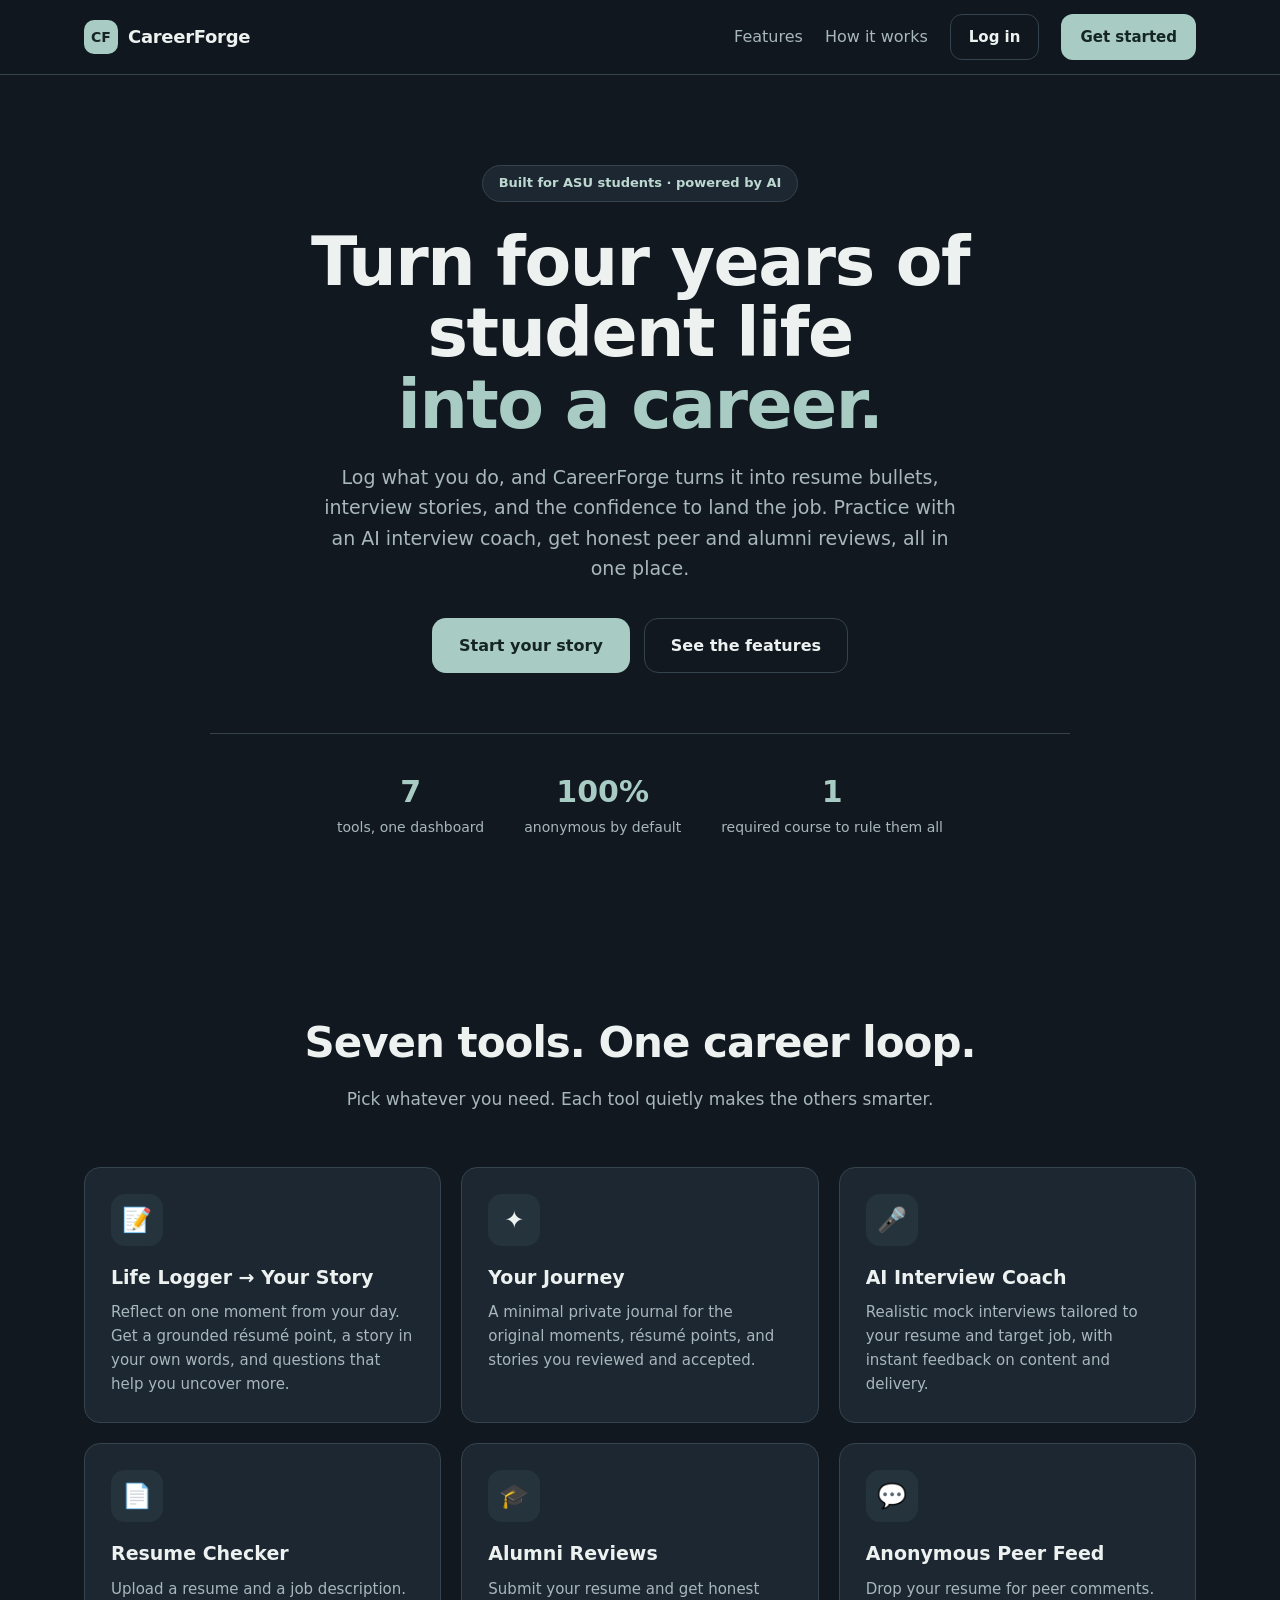
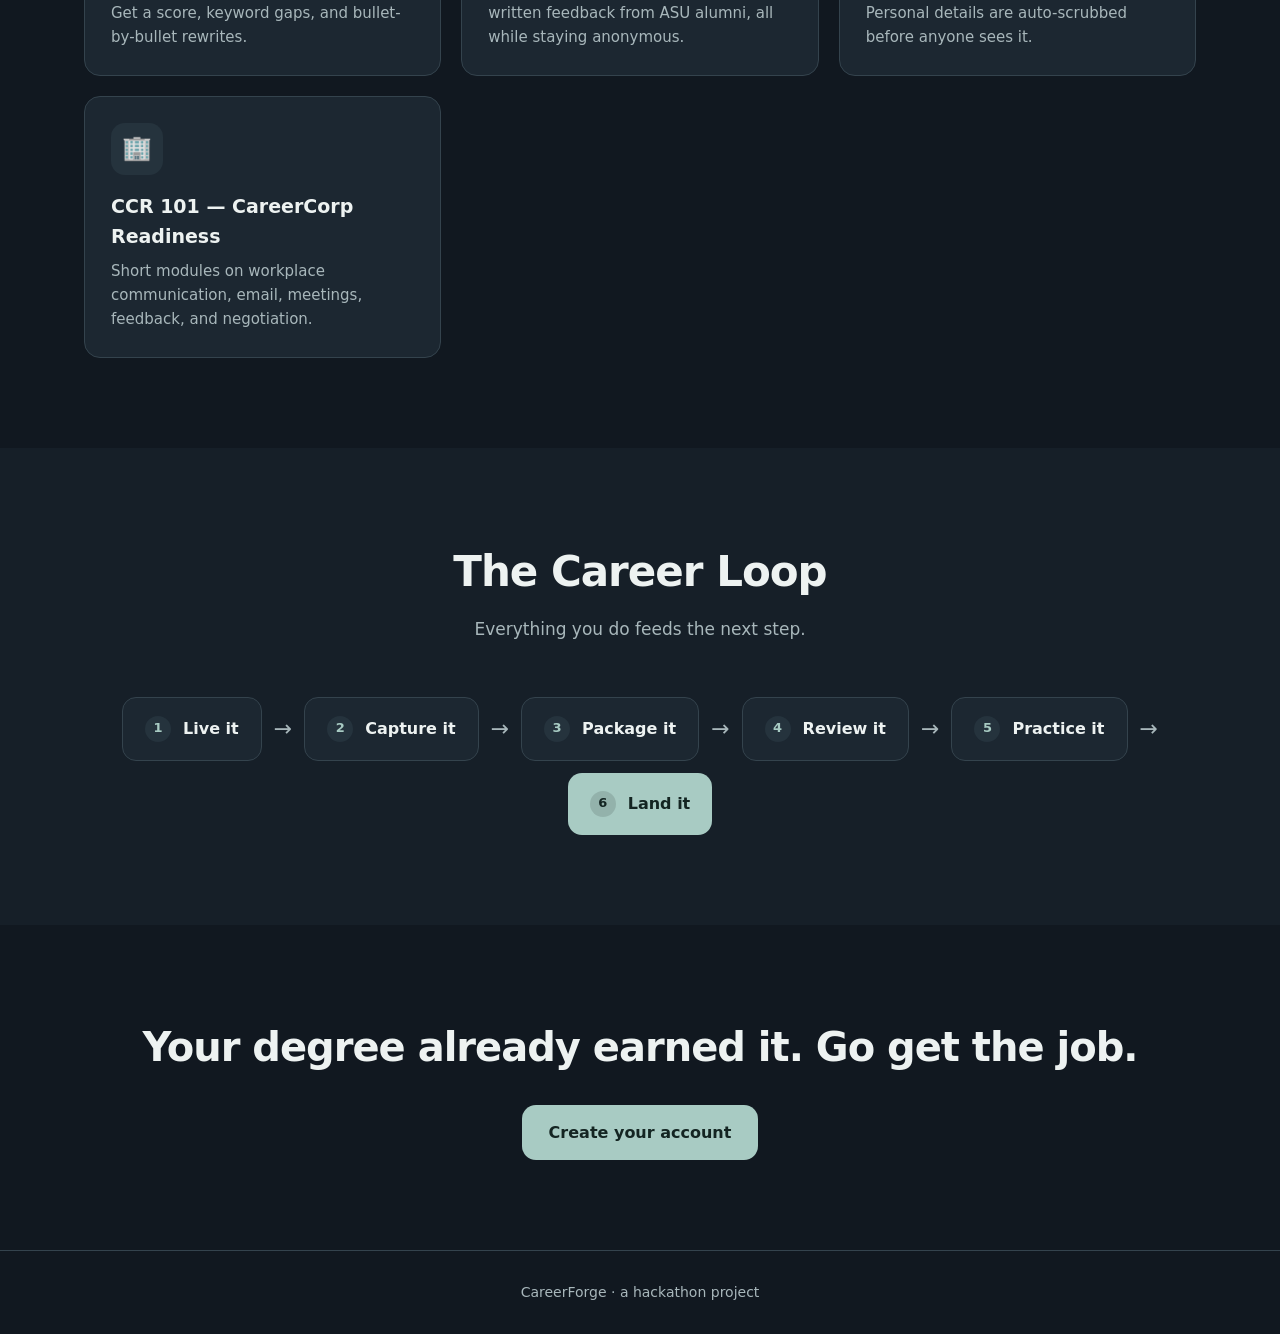
<file: index.html>
<!DOCTYPE html>
<html lang="en">
<head>
  <meta charset="UTF-8" />
  <meta name="viewport" content="width=device-width, initial-scale=1.0" />
  <title>CareerForge — Turn your student life into a career</title>
  <link rel="stylesheet" href="styles.css" />
</head>
<body>
  <!-- NAV -->
  <nav class="nav">
    <div class="nav-inner">
      <a href="index.html" class="logo">
        <span class="logo-mark">CF</span>
        <span class="logo-text">CareerForge</span>
      </a>
      <div class="nav-links">
        <a href="#features">Features</a>
        <a href="#loop">How it works</a>
        <a href="auth.html" class="btn btn-ghost">Log in</a>
        <a href="auth.html?mode=signup&amp;next=logger" class="btn btn-primary">Get started</a>
      </div>
    </div>
  </nav>

  <!-- HERO -->
  <header class="hero">
    <div class="hero-bg"></div>
    <div class="hero-inner">
      <span class="pill">Built for ASU students · powered by AI</span>
      <h1>Turn four years of student life<br /><span class="grad">into a career.</span></h1>
      <p class="hero-sub">
        Log what you do, and CareerForge turns it into resume bullets, interview stories,
        and the confidence to land the job. Practice with an AI interview coach, get honest
        peer and alumni reviews, all in one place.
      </p>
      <div class="hero-cta">
        <a href="auth.html?mode=signup&amp;next=logger" class="btn btn-primary btn-lg">Start your story</a>
        <a href="#features" class="btn btn-ghost btn-lg">See the features</a>
      </div>
      <div class="hero-stats">
        <div><strong>7</strong><span>tools, one dashboard</span></div>
        <div><strong>100%</strong><span>anonymous by default</span></div>
        <div><strong>1</strong><span>required course to rule them all</span></div>
      </div>
    </div>
  </header>

  <!-- FEATURES -->
  <section id="features" class="section">
    <div class="section-head">
      <h2>Seven tools. One career loop.</h2>
      <p>Pick whatever you need. Each tool quietly makes the others smarter.</p>
    </div>
    <div class="feature-grid">
      <a class="feature-card feature-link" href="dashboard.html?tool=logger" aria-label="Open Life Logger">
        <div class="feature-icon i1">📝</div>
        <h3>Life Logger → Your Story</h3>
        <p>Reflect on one moment from your day. Get a grounded résumé point, a story in your own words, and questions that help you uncover more.</p>
      </a>
      <a class="feature-card feature-link" href="dashboard.html?tool=journey" aria-label="Open Your Journey">
        <div class="feature-icon i2">✦</div>
        <h3>Your Journey</h3>
        <p>A minimal private journal for the original moments, résumé points, and stories you reviewed and accepted.</p>
      </a>
      <div class="feature-card">
        <div class="feature-icon i2">🎤</div>
        <h3>AI Interview Coach</h3>
        <p>Realistic mock interviews tailored to your resume and target job, with instant feedback on content and delivery.</p>
      </div>
      <a class="feature-card feature-link" href="dashboard.html?tool=resume" aria-label="Open Resume Checker">
        <div class="feature-icon i3">📄</div>
        <h3>Resume Checker</h3>
        <p>Upload a resume and a job description. Get a score, keyword gaps, and bullet-by-bullet rewrites.</p>
      </a>
      <div class="feature-card">
        <div class="feature-icon i4">🎓</div>
        <h3>Alumni Reviews</h3>
        <p>Submit your resume and get honest written feedback from ASU alumni, all while staying anonymous.</p>
      </div>
      <div class="feature-card">
        <div class="feature-icon i5">💬</div>
        <h3>Anonymous Peer Feed</h3>
        <p>Drop your resume for peer comments. Personal details are auto-scrubbed before anyone sees it.</p>
      </div>
      <div class="feature-card">
        <div class="feature-icon i6">🏢</div>
        <h3>CCR 101 — CareerCorp Readiness</h3>
        <p>Short modules on workplace communication, email, meetings, feedback, and negotiation.</p>
      </div>
    </div>
  </section>

  <!-- LOOP -->
  <section id="loop" class="section section-alt">
    <div class="section-head">
      <h2>The Career Loop</h2>
      <p>Everything you do feeds the next step.</p>
    </div>
    <div class="loop">
      <div class="loop-step"><span>1</span>Live it</div>
      <div class="loop-arrow">→</div>
      <div class="loop-step"><span>2</span>Capture it</div>
      <div class="loop-arrow">→</div>
      <div class="loop-step"><span>3</span>Package it</div>
      <div class="loop-arrow">→</div>
      <div class="loop-step"><span>4</span>Review it</div>
      <div class="loop-arrow">→</div>
      <div class="loop-step"><span>5</span>Practice it</div>
      <div class="loop-arrow">→</div>
      <div class="loop-step land"><span>6</span>Land it</div>
    </div>
  </section>

  <!-- CTA -->
  <section class="cta">
    <h2>Your degree already earned it. Go get the job.</h2>
    <a href="auth.html?mode=signup" class="btn btn-primary btn-lg">Create your account</a>
  </section>

  <footer class="footer">
    <span>CareerForge · a hackathon project</span>
  </footer>

  <script src="app.js"></script>
</body>
</html>
</file>
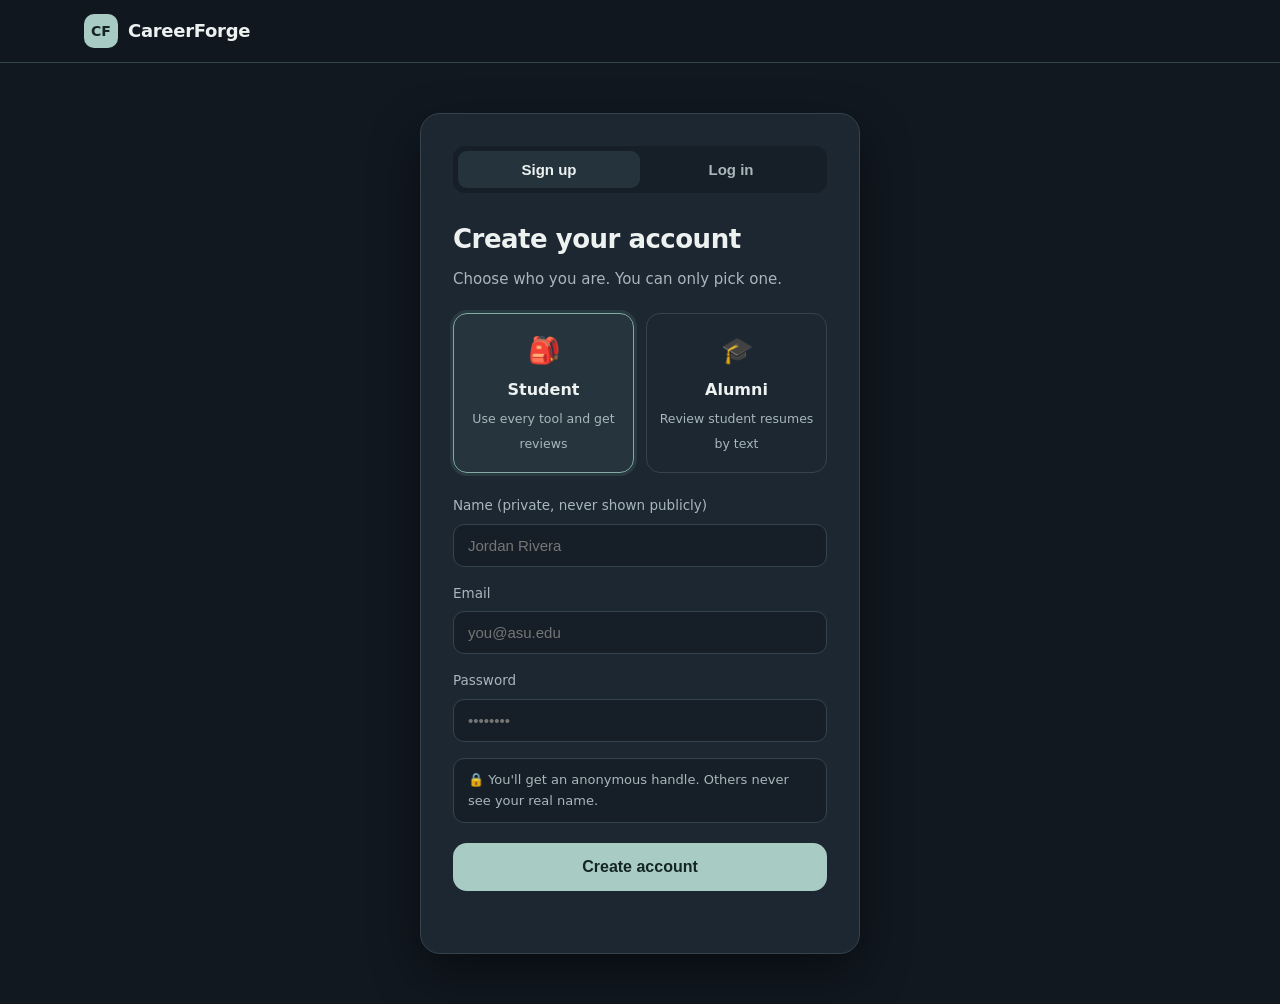
<file: auth.html>
<!DOCTYPE html>
<html lang="en">
<head>
  <meta charset="UTF-8" />
  <meta name="viewport" content="width=device-width, initial-scale=1.0" />
  <title>CareerForge — Sign in</title>
  <link rel="stylesheet" href="styles.css" />
</head>
<body class="auth-body">
  <nav class="nav">
    <div class="nav-inner">
      <a href="index.html" class="logo">
        <span class="logo-mark">CF</span>
        <span class="logo-text">CareerForge</span>
      </a>
    </div>
  </nav>

  <main class="auth-wrap">
    <div class="auth-card">
      <div class="auth-tabs">
        <button class="auth-tab active" data-tab="signup" id="tabSignup">Sign up</button>
        <button class="auth-tab" data-tab="login" id="tabLogin">Log in</button>
      </div>

      <!-- SIGN UP -->
      <form id="signupForm" class="auth-form">
        <h1>Create your account</h1>
        <p class="auth-help">Choose who you are. You can only pick one.</p>

        <div class="role-choice">
          <label class="role-option">
            <input type="radio" name="role" value="student" checked />
            <div class="role-inner">
              <div class="role-emoji">🎒</div>
              <strong>Student</strong>
              <span>Use every tool and get reviews</span>
            </div>
          </label>
          <label class="role-option">
            <input type="radio" name="role" value="alumni" />
            <div class="role-inner">
              <div class="role-emoji">🎓</div>
              <strong>Alumni</strong>
              <span>Review student resumes by text</span>
            </div>
          </label>
        </div>

        <label class="field">
          <span>Name (private, never shown publicly)</span>
          <input type="text" name="name" placeholder="Jordan Rivera" required />
        </label>
        <label class="field">
          <span>Email</span>
          <input type="email" name="email" placeholder="you@asu.edu" required />
        </label>
        <label class="field">
          <span>Password</span>
          <input type="password" name="password" placeholder="••••••••" required minlength="4" />
        </label>

        <p class="anon-note">🔒 You'll get an anonymous handle. Others never see your real name.</p>

        <button type="submit" class="btn btn-primary btn-block btn-lg">Create account</button>
        <p class="form-error" id="signupError"></p>
      </form>

      <!-- LOGIN -->
      <form id="loginForm" class="auth-form hidden">
        <h1>Welcome back</h1>
        <p class="auth-help">Log in to your dashboard.</p>
        <label class="field">
          <span>Email</span>
          <input type="email" name="email" placeholder="you@asu.edu" required />
        </label>
        <label class="field">
          <span>Password</span>
          <input type="password" name="password" placeholder="••••••••" required />
        </label>
        <button type="submit" class="btn btn-primary btn-block btn-lg">Log in</button>
        <p class="form-error" id="loginError"></p>
      </form>
    </div>
  </main>

  <script src="app.js"></script>
</body>
</html>
</file>
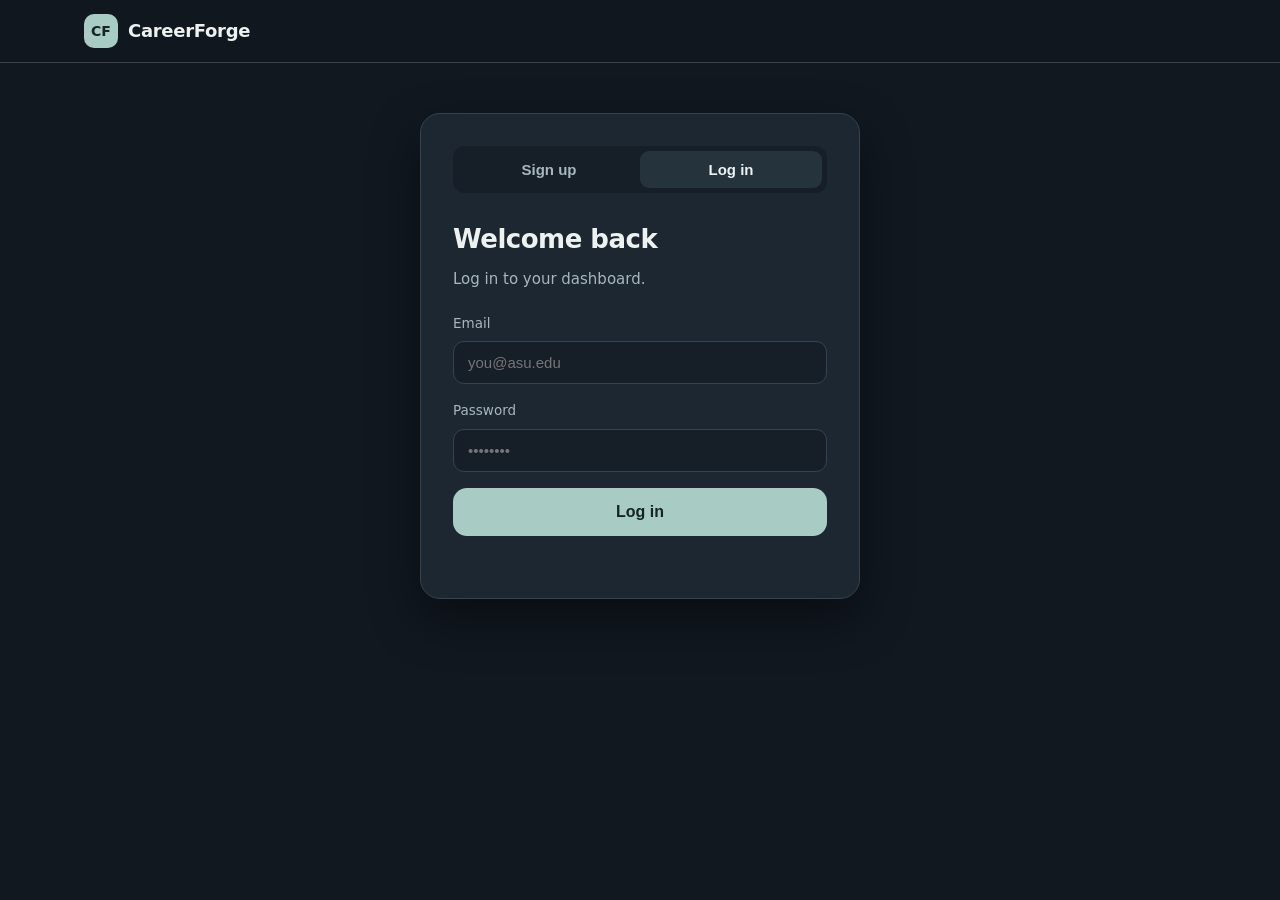
<file: dashboard.html>
<!DOCTYPE html>
<html lang="en">
<head>
  <meta charset="UTF-8" />
  <meta name="viewport" content="width=device-width, initial-scale=1.0" />
  <title>CareerForge — Dashboard</title>
  <link rel="stylesheet" href="styles.css" />
</head>
<body class="dash-body">
  <div class="dash-layout">
    <!-- SIDEBAR -->
    <aside class="sidebar">
      <a href="index.html" class="logo sidebar-logo">
        <span class="logo-mark">CF</span>
        <span class="logo-text">CareerForge</span>
      </a>
      <nav class="side-nav" id="sideNav"></nav>
      <div class="side-foot">
        <button class="btn btn-ghost btn-block" id="logoutBtn">Log out</button>
      </div>
    </aside>

    <!-- MAIN -->
    <main class="dash-main">
      <header class="dash-top">
        <div>
          <p class="eyebrow" id="roleBadge">Student</p>
          <h1 id="welcome">Welcome back</h1>
        </div>
        <div class="profile-chip">
          <div class="avatar" id="avatar">SD</div>
          <div class="profile-meta">
            <strong id="handle">SunDevil_0000</strong>
            <span>anonymous handle</span>
          </div>
        </div>
      </header>

      <section class="dash-content" id="dashContent"></section>
    </main>
  </div>

  <script src="features.js"></script>
  <script src="app.js"></script>
</body>
</html>
</file>
<file: styles.css>
/* ============================================================
   CareerForge — styles
   ============================================================ */
:root {
  --bg: #111820;
  --bg-2: #161f28;
  --surface: #1c2731;
  --surface-2: #25333d;
  --line: #34434d;
  --text: #edf2f1;
  --muted: #a8b7bb;
  --maroon: #527f7b;
  --maroon-2: #83aaa4;
  --gold: #a8cbc3;
  --gold-2: #bdd8d1;
  --grad: #a8cbc3;
  --radius: 16px;
  --shadow: 0 20px 50px rgba(0,0,0,.45);
}

* { box-sizing: border-box; margin: 0; padding: 0; }
html { scroll-behavior: smooth; }
body {
  font-family: 'Segoe UI', system-ui, -apple-system, sans-serif;
  background: var(--bg);
  color: var(--text);
  line-height: 1.6;
  -webkit-font-smoothing: antialiased;
}
a { color: inherit; text-decoration: none; }

/* ---------- buttons ---------- */
.btn {
  display: inline-flex; align-items: center; justify-content: center;
  gap: 8px; padding: 10px 18px; border-radius: 12px;
  font-weight: 600; font-size: 15px; cursor: pointer;
  border: 1px solid transparent; transition: transform .15s ease, box-shadow .2s ease, background .2s ease;
  white-space: nowrap;
}
.btn:hover { transform: translateY(-1px); }
.btn-primary { background: var(--grad); color: #142522; box-shadow: none; }
.btn-primary:hover { background: #bdd8d1; box-shadow: 0 6px 18px rgba(0,0,0,.18); }
.btn-ghost { background: transparent; color: var(--text); border-color: var(--line); }
.btn-ghost:hover { background: var(--surface-2); }
.btn-lg { padding: 14px 26px; font-size: 16px; border-radius: 14px; }
.btn-block { width: 100%; }

/* ---------- nav ---------- */
.nav {
  position: sticky; top: 0; z-index: 50;
  background: rgba(17,24,32,.9); backdrop-filter: blur(12px);
  border-bottom: 1px solid var(--line);
}
.nav-inner {
  max-width: 1160px; margin: 0 auto; padding: 14px 24px;
  display: flex; align-items: center; justify-content: space-between;
}
.logo { display: flex; align-items: center; gap: 10px; font-weight: 800; font-size: 18px; }
.logo-mark {
  width: 34px; height: 34px; border-radius: 10px; display: grid; place-items: center;
  background: var(--grad); color: #142522; font-weight: 900; font-size: 14px;
}
.logo-text { letter-spacing: -.3px; }
.nav-links { display: flex; align-items: center; gap: 22px; }
.nav-links a:not(.btn) { color: var(--muted); font-weight: 500; }
.nav-links a:not(.btn):hover { color: var(--text); }

/* ---------- hero ---------- */
.hero { position: relative; overflow: hidden; padding: 90px 24px 80px; text-align: center; }
.hero-bg {
  position: absolute; inset: 0; z-index: 0;
  background: var(--bg);
}
.hero-inner { position: relative; z-index: 1; max-width: 860px; margin: 0 auto; }
.pill {
  display: inline-block; padding: 7px 16px; border-radius: 999px;
  background: var(--surface); border: 1px solid var(--line);
  color: var(--gold-2); font-size: 13px; font-weight: 600; margin-bottom: 24px;
}
.hero h1 { font-size: clamp(38px, 6vw, 68px); line-height: 1.05; letter-spacing: -1.5px; font-weight: 900; }
.grad { color: var(--gold); }
.hero-sub { color: var(--muted); font-size: 19px; max-width: 640px; margin: 22px auto 34px; }
.hero-cta { display: flex; gap: 14px; justify-content: center; flex-wrap: wrap; }
.hero-stats {
  display: flex; gap: 40px; justify-content: center; flex-wrap: wrap;
  margin-top: 60px; padding-top: 34px; border-top: 1px solid var(--line);
}
.hero-stats div { display: flex; flex-direction: column; }
.hero-stats strong { font-size: 30px; color: var(--gold); }
.hero-stats span { color: var(--muted); font-size: 14px; }

/* ---------- sections ---------- */
.section { max-width: 1160px; margin: 0 auto; padding: 90px 24px; }
.section-alt { background: var(--bg-2); max-width: none; }
.section-alt > * { max-width: 1160px; margin-left: auto; margin-right: auto; }
.section-head { text-align: center; margin-bottom: 54px; }
.section-head h2 { font-size: clamp(28px, 4vw, 42px); letter-spacing: -1px; font-weight: 800; }
.section-head p { color: var(--muted); font-size: 17px; margin-top: 10px; }

/* ---------- feature grid ---------- */
.feature-grid { display: grid; grid-template-columns: repeat(3, 1fr); gap: 20px; }
.feature-card {
  background: var(--surface); border: 1px solid var(--line);
  border-radius: var(--radius); padding: 26px; transition: transform .2s ease, border-color .2s ease;
}
.feature-card:hover { transform: translateY(-4px); border-color: var(--maroon-2); }
.feature-link { display: block; cursor: pointer; }
.feature-link:focus-visible { outline: 2px solid var(--gold); outline-offset: 4px; }
.feature-icon {
  width: 52px; height: 52px; border-radius: 14px; display: grid; place-items: center;
  font-size: 24px; margin-bottom: 16px; background: var(--surface-2);
}
.feature-card h3 { font-size: 19px; margin-bottom: 8px; }
.feature-card p { color: var(--muted); font-size: 15px; }

/* ---------- loop ---------- */
.loop { display: flex; align-items: center; justify-content: center; flex-wrap: wrap; gap: 12px; }
.loop-step {
  background: var(--surface); border: 1px solid var(--line); border-radius: 14px;
  padding: 18px 22px; font-weight: 700; display: flex; align-items: center; gap: 12px; min-width: 130px;
}
.loop-step span {
  width: 26px; height: 26px; border-radius: 50%; background: var(--surface-2);
  display: grid; place-items: center; font-size: 13px; color: var(--gold);
}
.loop-step.land { background: var(--grad); color: #142522; border: none; }
.loop-step.land span { background: rgba(0,0,0,.12); color: #142522; }
.loop-arrow { color: var(--muted); font-size: 22px; }

/* ---------- cta ---------- */
.cta { text-align: center; padding: 90px 24px; }
.cta h2 { font-size: clamp(26px, 4vw, 40px); letter-spacing: -1px; margin-bottom: 26px; font-weight: 800; }

/* ---------- footer ---------- */
.footer { border-top: 1px solid var(--line); padding: 30px 24px; text-align: center; color: var(--muted); font-size: 14px; }

/* ============================================================
   AUTH
   ============================================================ */
.auth-body { min-height: 100vh; background: var(--bg); }
.auth-wrap { display: grid; place-items: center; padding: 50px 20px; }
.auth-card {
  width: 100%; max-width: 440px; background: var(--surface);
  border: 1px solid var(--line); border-radius: 20px; padding: 32px; box-shadow: var(--shadow);
}
.auth-tabs { display: flex; background: var(--bg-2); border-radius: 12px; padding: 5px; margin-bottom: 26px; }
.auth-tab {
  flex: 1; padding: 10px; border: none; background: transparent; color: var(--muted);
  font-weight: 600; font-size: 15px; border-radius: 9px; cursor: pointer; transition: all .2s ease;
}
.auth-tab.active { background: var(--surface-2); color: var(--text); }
.auth-form h1 { font-size: 26px; letter-spacing: -.5px; }
.auth-help { color: var(--muted); font-size: 15px; margin: 6px 0 22px; }
.hidden { display: none; }

.role-choice { display: grid; grid-template-columns: 1fr 1fr; gap: 12px; margin-bottom: 22px; }
.role-option { cursor: pointer; }
.role-option input { position: absolute; opacity: 0; }
.role-inner {
  border: 1.5px solid var(--line); border-radius: 14px; padding: 16px 12px; text-align: center;
  transition: all .2s ease; height: 100%;
}
.role-option input:checked + .role-inner {
  border-color: var(--maroon-2); background: rgba(131,170,164,.1);
  box-shadow: 0 0 0 3px rgba(131,170,164,.14);
}
.role-emoji { font-size: 26px; }
.role-inner strong { display: block; margin: 6px 0 2px; }
.role-inner span { color: var(--muted); font-size: 12.5px; }

.field { display: block; margin-bottom: 16px; }
.field span { display: block; font-size: 13.5px; color: var(--muted); margin-bottom: 7px; }
.field input {
  width: 100%; padding: 12px 14px; border-radius: 11px; font-size: 15px;
  background: var(--bg-2); border: 1px solid var(--line); color: var(--text); outline: none; transition: border-color .2s ease;
}
.field input:focus { border-color: var(--maroon-2); }
.anon-note { background: var(--bg-2); border: 1px solid var(--line); border-radius: 11px; padding: 11px 14px; font-size: 13px; color: var(--muted); margin-bottom: 20px; }
.form-error { color: #f0a5a5; font-size: 14px; margin-top: 12px; min-height: 18px; text-align: center; }

/* ============================================================
   DASHBOARD
   ============================================================ */
.dash-body { background: var(--bg); }
.dash-layout { display: grid; grid-template-columns: 260px 1fr; min-height: 100vh; }

.sidebar {
  background: var(--bg-2); border-right: 1px solid var(--line);
  padding: 22px 16px; display: flex; flex-direction: column; position: sticky; top: 0; height: 100vh;
}
.sidebar-logo { padding: 4px 8px 22px; }
.side-nav { display: flex; flex-direction: column; gap: 4px; flex: 1; }
.side-item {
  display: flex; align-items: center; gap: 12px; padding: 11px 14px; border-radius: 11px;
  color: var(--muted); font-weight: 500; cursor: pointer; font-size: 15px; transition: all .15s ease;
}
.side-item:hover { background: var(--surface); color: var(--text); }
.side-item.active { background: var(--surface-2); color: var(--text); box-shadow: inset 3px 0 0 var(--gold); }
.side-foot { padding-top: 16px; border-top: 1px solid var(--line); }

.dash-main { padding: 30px 40px; overflow-y: auto; }
.dash-top { display: flex; align-items: center; justify-content: space-between; margin-bottom: 34px; flex-wrap: wrap; gap: 16px; }
.eyebrow { color: var(--gold); font-size: 13px; font-weight: 700; text-transform: uppercase; letter-spacing: 1px; }
.dash-top h1 { font-size: 28px; letter-spacing: -.5px; margin-top: 4px; }
.profile-chip { display: flex; align-items: center; gap: 12px; background: var(--surface); border: 1px solid var(--line); border-radius: 14px; padding: 8px 14px 8px 8px; }
.avatar { width: 42px; height: 42px; border-radius: 10px; background: var(--grad); color: #142522; font-weight: 800; display: grid; place-items: center; }
.profile-meta { display: flex; flex-direction: column; }
.profile-meta strong { font-size: 14px; }
.profile-meta span { font-size: 12px; color: var(--muted); }

.banner { background: #27433f; border: 1px solid #3b625c; border-radius: var(--radius); padding: 28px; margin-bottom: 28px; color: var(--text); }
.banner h2 { font-size: 24px; letter-spacing: -.5px; }
.banner p { font-size: 15px; opacity: .85; margin-top: 6px; max-width: 560px; }

.tool-grid { display: grid; grid-template-columns: repeat(3, 1fr); gap: 18px; }
.tool-card {
  text-align: left; background: var(--surface); border: 1px solid var(--line);
  border-radius: var(--radius); padding: 22px; cursor: pointer; color: var(--text);
  transition: transform .2s ease, border-color .2s ease; font-family: inherit;
}
.tool-card:hover { transform: translateY(-4px); border-color: var(--maroon-2); }
.tool-top { display: flex; align-items: center; justify-content: space-between; margin-bottom: 14px; }
.tool-icon { font-size: 30px; }
.tool-icon.lg { font-size: 44px; }
.tag { font-size: 11px; font-weight: 700; text-transform: uppercase; letter-spacing: .5px; color: var(--gold-2); background: var(--surface-2); padding: 4px 10px; border-radius: 999px; }
.tool-card h3 { font-size: 18px; margin-bottom: 6px; }
.tool-card p { color: var(--muted); font-size: 14px; margin-bottom: 16px; }
.tool-open { color: var(--gold); font-weight: 600; font-size: 14px; }

.back-link { background: none; border: none; color: var(--muted); font-size: 15px; cursor: pointer; margin-bottom: 20px; font-family: inherit; }
.back-link:hover { color: var(--text); }
.tool-view-head { display: flex; align-items: center; gap: 18px; margin-bottom: 26px; }
.tool-view-head h2 { font-size: 26px; letter-spacing: -.5px; }
.tool-view-head p { color: var(--muted); }
.placeholder { background: var(--surface); border: 1px dashed var(--line); border-radius: var(--radius); padding: 40px; color: var(--muted); text-align: center; }

/* ---------- responsive ---------- */
@media (max-width: 900px) {
  .feature-grid, .tool-grid { grid-template-columns: 1fr 1fr; }
  .nav-links a:not(.btn) { display: none; }
  .dash-layout { grid-template-columns: 1fr; }
  .sidebar { position: static; height: auto; flex-direction: row; align-items: center; flex-wrap: wrap; }
  .side-nav { flex-direction: row; flex-wrap: wrap; }
  .side-foot { border: none; padding: 0; }
}
@media (max-width: 620px) {
  .feature-grid, .tool-grid { grid-template-columns: 1fr; }
  .dash-main { padding: 22px 18px; }
}

/* ============================================================
   FEATURE UI
   ============================================================ */
.feat { max-width: 820px; }
.feat-input { background: var(--surface); border: 1px solid var(--line); border-radius: var(--radius); padding: 22px; margin-bottom: 28px; }
.feat-input h3 { font-size: 19px; margin-bottom: 4px; }
.feat-sub { color: var(--muted); font-size: 14px; margin-bottom: 16px; }
.reflection-kicker { display: block; color: var(--gold); font-size: 12px; font-weight: 700; letter-spacing: .08em; text-transform: uppercase; margin-bottom: 5px; }
.prompt-boost { display: grid; grid-template-columns: 1fr 1fr; gap: 9px; margin-bottom: 12px; }
.prompt-chip { background: var(--bg-2); border: 1px solid var(--line); border-radius: 11px; color: var(--muted); cursor: pointer; font: inherit; font-size: 13px; line-height: 1.4; padding: 10px 12px; text-align: left; transition: border-color .15s ease, background .15s ease, color .15s ease; }
.prompt-chip:hover, .prompt-chip.active { background: var(--surface-2); border-color: var(--maroon-2); color: var(--text); }
.prompt-chip:focus-visible { outline: 2px solid var(--gold); outline-offset: 2px; }
.selected-prompt { min-height: 24px; color: var(--gold-2); font-size: 13px; margin: 0 0 8px; }
.logger-actions { display: flex; align-items: center; flex-wrap: wrap; gap: 12px; }
.logger-status { color: var(--muted); flex: 1; font-size: 13px; min-width: 220px; }
.btn:disabled { cursor: wait; opacity: .65; transform: none; }
.sr-only { position: absolute; width: 1px; height: 1px; padding: 0; margin: -1px; overflow: hidden; clip: rect(0, 0, 0, 0); white-space: nowrap; border: 0; }
.ta {
  width: 100%; min-height: 130px; resize: vertical; padding: 14px; border-radius: 12px;
  background: var(--bg-2); border: 1px solid var(--line); color: var(--text);
  font-family: inherit; font-size: 15px; line-height: 1.6; outline: none; margin-bottom: 14px;
}
.ta.sm { min-height: 80px; }
.ta:focus { border-color: var(--maroon-2); }

.list-head { margin: 26px 0 14px; font-size: 16px; color: var(--muted); }
.card-list { display: flex; flex-direction: column; gap: 14px; }
.empty { color: var(--muted); font-size: 14px; padding: 8px 0; }

.entry { background: var(--surface); border: 1px solid var(--line); border-radius: var(--radius); padding: 18px; }
.entry-top { display: flex; align-items: center; justify-content: space-between; margin-bottom: 10px; }
.entry-date { color: var(--muted); font-size: 13px; }
.entry-raw { white-space: pre-wrap; word-break: break-word; font-family: inherit; font-size: 14.5px; color: var(--text); margin-bottom: 12px; }
.entry-prompt { color: var(--gold-2); font-size: 13px; font-weight: 600; margin-bottom: 7px; }
pre.entry-raw { background: var(--bg-2); border: 1px solid var(--line); border-radius: 10px; padding: 12px; }

.chips { display: flex; flex-wrap: wrap; gap: 7px; margin-bottom: 12px; }
.chip { background: var(--surface-2); color: var(--gold-2); font-size: 12.5px; font-weight: 600; padding: 4px 11px; border-radius: 999px; }
.chip.good { color: #a8cbc3; }
.chip.bad { color: #f0a5a5; }

.mini { background: var(--bg-2); border: 1px solid var(--line); border-radius: 10px; padding: 12px 14px; margin-top: 10px; }
.mini strong { display: block; font-size: 13px; color: var(--gold); margin-bottom: 6px; }
.mini pre { white-space: pre-wrap; font-family: inherit; font-size: 14px; color: var(--muted); }
.mini.review p { font-size: 14.5px; }
.artifact { transition: border-color .2s ease, background .2s ease; }
.artifact.accepted { background: rgba(82,127,123,.09); border-color: var(--maroon); }
.artifact-head { display: flex; align-items: center; justify-content: space-between; gap: 12px; }
.artifact-head > strong { margin-bottom: 0; }
.accepted-mark { color: var(--gold-2); font-size: 11px; font-weight: 700; }
.artifact-text { margin-top: 7px; white-space: pre-wrap; }
.empty-artifact { color: var(--muted); font-style: italic; }
.artifact-editor { display: none; margin: 9px 0 0; min-height: 90px; }
.artifact-actions { display: flex; flex-wrap: wrap; gap: 6px; margin-top: 11px; }
.artifact-action { background: transparent; border: 1px solid var(--line); border-radius: 8px; color: var(--muted); cursor: pointer; font: inherit; font-size: 11.5px; font-weight: 600; padding: 5px 9px; }
.artifact-action:hover { background: var(--surface-2); border-color: var(--maroon-2); color: var(--text); }
.artifact-action.accept { border-color: var(--maroon); color: var(--gold-2); }
.artifact-action.danger:hover { border-color: #9d5c5c; color: #f0a5a5; }
.artifact-action:disabled { cursor: default; opacity: .45; }
.artifact-action.edit-only { display: none; }
.artifact.editing .artifact-text, .artifact.editing .artifact-action:not(.edit-only) { display: none; }
.artifact.editing .artifact-editor { display: block; }
.artifact.editing .artifact-action.edit-only { display: inline-flex; }
.artifact-status { color: var(--muted); display: block; font-size: 12px; min-height: 18px; margin-top: 6px; }
.journey-saved { align-items: center; background: rgba(82,127,123,.12); border: 1px solid var(--maroon); border-radius: 11px; display: flex; gap: 11px; margin-top: 12px; padding: 10px 13px; }
.journey-saved > span { color: var(--gold); font-size: 20px; }
.journey-saved strong { display: block; font-size: 13px; }
.journey-saved p { color: var(--muted); font-size: 12px; }
.follow-up-block { border-top: 1px solid var(--line); margin-top: 16px; padding-top: 16px; }
.follow-up-block h4 { font-size: 15px; margin-bottom: 3px; }
.follow-up-block > p { color: var(--muted); font-size: 13px; margin-bottom: 13px; }
.added-details { background: var(--bg-2); border: 1px solid var(--line); border-radius: 10px; margin-bottom: 15px; padding: 12px 14px; }
.added-details > strong { color: var(--gold); display: block; font-size: 13px; margin-bottom: 7px; }
.added-details p { color: var(--text); font-size: 13px; margin-top: 6px; }
.added-details p span { color: var(--muted); display: block; }
.follow-up-field { display: block; margin-bottom: 10px; }
.follow-up-field span { display: block; font-size: 13.5px; font-weight: 600; margin-bottom: 5px; }
.follow-up-field .ta { margin-bottom: 0; min-height: 62px; }
.evidence-note { color: var(--muted); font-size: 12.5px; margin-top: 12px; }

/* accepted experience journal */
.journey-view { max-width: 900px; }
.journey-intro { background: linear-gradient(135deg, #20332f, var(--surface)); border: 1px solid var(--maroon); border-radius: var(--radius); margin-bottom: 28px; padding: 25px; }
.journey-intro h3 { font-size: 23px; letter-spacing: -.3px; margin-bottom: 6px; }
.journey-intro p { color: var(--muted); max-width: 650px; }
.journey-timeline { margin-left: 11px; padding-left: 29px; position: relative; }
.journey-timeline::before { background: linear-gradient(var(--gold), var(--line)); bottom: 20px; content: ''; left: 5px; position: absolute; top: 10px; width: 1px; }
.journey-entry { margin-bottom: 20px; position: relative; }
.journey-marker { background: var(--gold); border: 4px solid var(--bg); border-radius: 50%; box-shadow: 0 0 0 1px var(--maroon); height: 13px; left: -30px; position: absolute; top: 22px; width: 13px; }
.journey-card { background: var(--surface); border: 1px solid var(--line); border-radius: var(--radius); padding: 20px; }
.journey-date { align-items: center; color: var(--muted); display: flex; font-size: 12px; justify-content: space-between; margin-bottom: 12px; }
.journey-date span { color: var(--gold); font-weight: 700; letter-spacing: .04em; text-transform: uppercase; }
.journey-prompt { color: var(--gold-2); font-size: 13px; margin-bottom: 11px; }
.journey-card section { border-top: 1px solid var(--line); padding: 12px 0; }
.journey-card section strong { color: var(--gold); display: block; font-size: 12px; margin-bottom: 5px; text-transform: uppercase; }
.journey-card section p { font-size: 14px; white-space: pre-wrap; }
.journey-card .journey-story p { color: var(--text); font-family: Georgia, serif; font-size: 16px; line-height: 1.7; }
.journey-remove { background: transparent; border: 0; color: var(--muted); cursor: pointer; font: inherit; font-size: 12px; padding: 5px 0; }
.journey-remove:hover { color: #f0a5a5; }
.journey-empty { background: var(--surface); border: 1px dashed var(--line); border-radius: var(--radius); padding: 48px 24px; text-align: center; }
.journey-empty > span { color: var(--gold); display: block; font-size: 34px; margin-bottom: 8px; }
.journey-empty h3 { font-size: 20px; }
.journey-empty p { color: var(--muted); margin: 6px auto 18px; max-width: 430px; }

.status { font-size: 12px; font-weight: 700; padding: 3px 10px; border-radius: 999px; }
.status.pending { background: rgba(168,203,195,.12); color: var(--gold); }
.status.done { background: rgba(168,203,195,.12); color: #a8cbc3; }

/* reports & scores */
.report { background: var(--surface); border: 1px solid var(--line); border-radius: var(--radius); padding: 24px; }
.score-ring {
  --v: 0; width: 120px; height: 120px; border-radius: 50%; margin: 0 auto 18px;
  display: grid; place-items: center; position: relative;
  background: conic-gradient(var(--gold) calc(var(--v) * 1%), var(--surface-2) 0);
}
.score-ring::before { content: ''; position: absolute; inset: 10px; border-radius: 50%; background: var(--surface); }
.score-ring span { position: relative; font-size: 34px; font-weight: 800; }
.score-ring small { position: relative; color: var(--muted); font-size: 12px; }
.report-line { text-align: center; color: var(--muted); margin-bottom: 18px; }
.two-col { display: grid; grid-template-columns: 1fr 1fr; gap: 18px; margin-bottom: 18px; }
.two-col h4 { font-size: 14px; margin-bottom: 10px; }
.tips { list-style: none; display: flex; flex-direction: column; gap: 8px; }
.tips li { background: var(--bg-2); border-left: 3px solid var(--gold); padding: 10px 14px; border-radius: 8px; font-size: 14px; }

.iv-card { background: var(--surface); border: 1px solid var(--line); border-radius: var(--radius); padding: 22px; }
.iv-progress { color: var(--gold); font-size: 13px; font-weight: 700; margin-bottom: 10px; }
.iv-q { font-size: 20px; margin-bottom: 16px; line-height: 1.4; }
.iv-review { border-top: 1px solid var(--line); padding: 16px 0; }
.iv-rq { font-weight: 600; margin-bottom: 4px; }
.iv-ra { color: var(--muted); font-size: 14px; margin-bottom: 10px; }
.iv-review ul { list-style: none; display: flex; flex-direction: column; gap: 6px; }
.iv-review li { font-size: 13.5px; color: var(--muted); padding-left: 16px; position: relative; }
.iv-review li::before { content: '›'; position: absolute; left: 0; color: var(--gold); }
.score-bar { height: 8px; background: var(--surface-2); border-radius: 999px; overflow: hidden; margin-bottom: 10px; }
.score-bar span { display: block; height: 100%; background: var(--grad); }

/* feed */
.upvote { background: var(--surface-2); border: 1px solid var(--line); color: var(--gold); border-radius: 999px; padding: 3px 12px; font-weight: 700; font-size: 13px; cursor: pointer; }
.upvote:hover { border-color: var(--maroon-2); }
.scrub-note { display: inline-block; background: rgba(168,203,195,.12); color: #a8cbc3; font-size: 12.5px; font-weight: 600; padding: 3px 10px; border-radius: 999px; margin-bottom: 10px; }
.preview { margin-top: 14px; border-top: 1px solid var(--line); padding-top: 14px; }
.comments { border-top: 1px solid var(--line); margin-top: 8px; padding-top: 12px; }
.comment { font-size: 14px; margin-bottom: 8px; }
.comment strong { color: var(--gold-2); margin-right: 6px; }
.comment-add { display: flex; gap: 8px; margin-top: 8px; }
.cmtInput { flex: 1; padding: 8px 12px; border-radius: 10px; background: var(--bg-2); border: 1px solid var(--line); color: var(--text); font-family: inherit; outline: none; }
.cmtInput:focus { border-color: var(--maroon-2); }

/* modules */
.module-grid { display: grid; grid-template-columns: 1fr 1fr; gap: 16px; }
.module { background: var(--surface); border: 1px solid var(--line); border-radius: var(--radius); padding: 20px; }
.module.done { border-color: #527f7b; }
.module-head { display: flex; align-items: center; justify-content: space-between; margin-bottom: 8px; }
.module-head h4 { font-size: 16px; }
.check { color: #a8cbc3; font-weight: 800; }
.module p { color: var(--muted); font-size: 14px; margin-bottom: 14px; }

@media (max-width: 620px) {
  .two-col, .module-grid { grid-template-columns: 1fr; }
  .prompt-boost { grid-template-columns: 1fr; }
}
</file>
